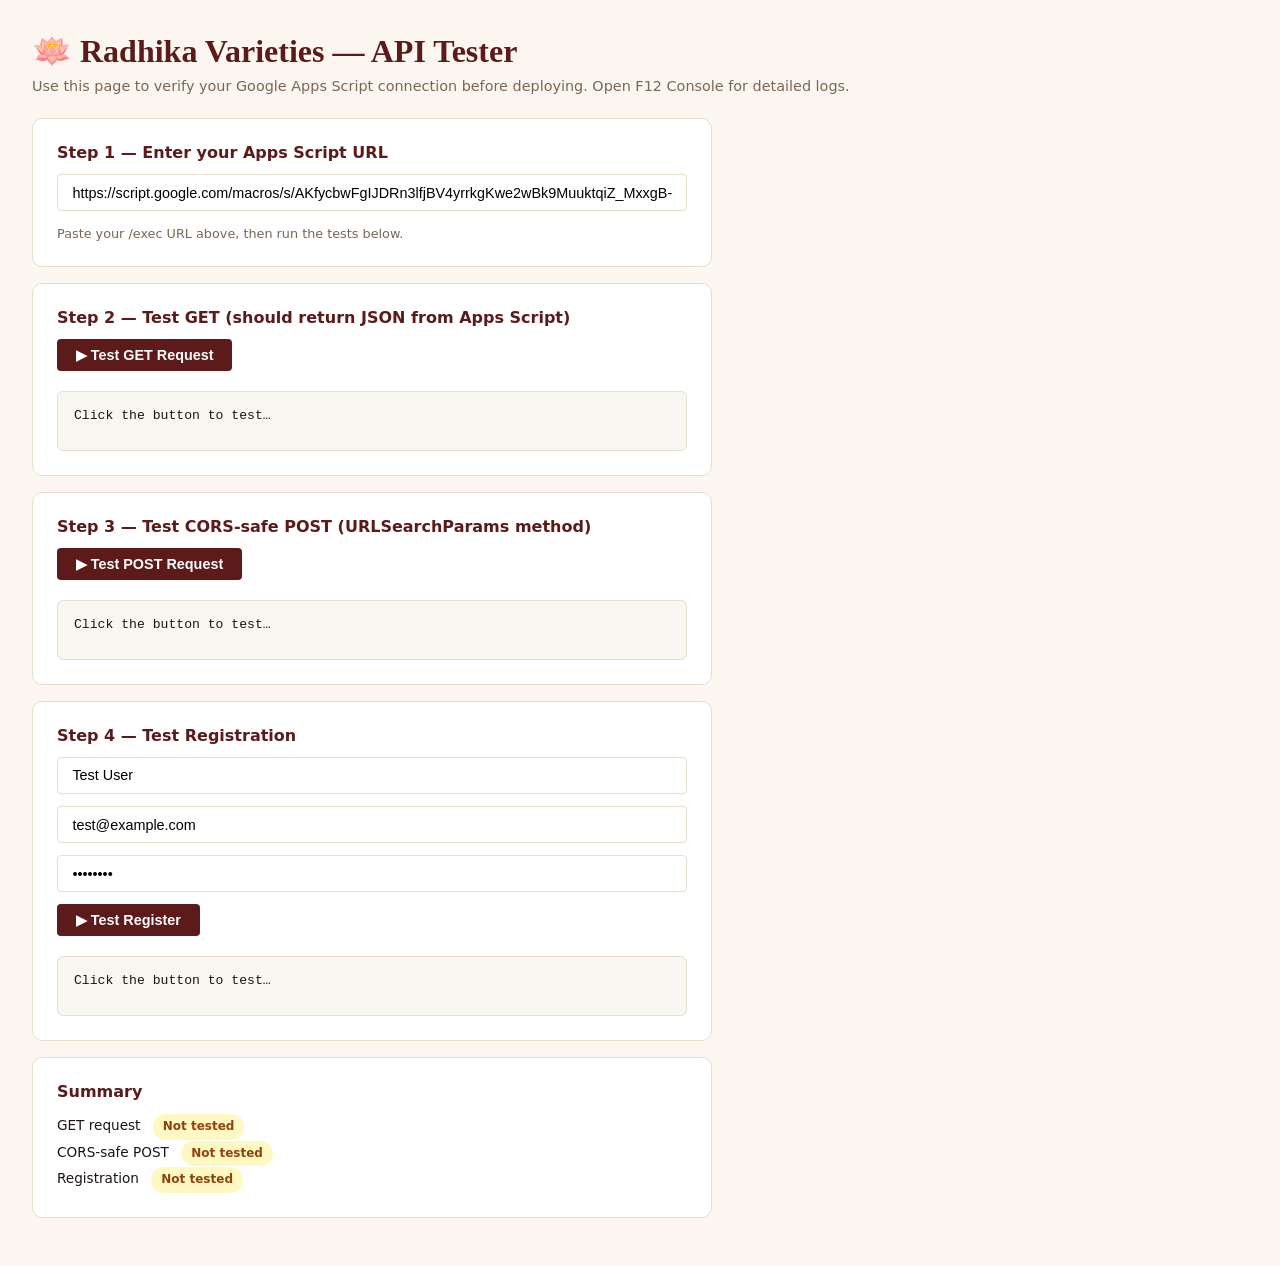
<file: api_test.html>
<!DOCTYPE html>
<html lang="en">
<head>
  <meta charset="UTF-8">
  <meta name="viewport" content="width=device-width, initial-scale=1.0">
  <title>API Connection Tester — Radhika Varieties</title>
  <style>
    :root{--c1:#5C1A1A;--g:#C8921A;--ok:#2D6A4F;--er:#C0392B;--br:#E8DECE;}
    *{box-sizing:border-box;margin:0;padding:0;}
    body{font-family:'DM Sans',system-ui,sans-serif;background:#FBF7F0;color:#1C1410;padding:2rem;}
    h1{font-family:Georgia,serif;color:var(--c1);margin-bottom:.5rem;}
    p{color:#7A6652;margin-bottom:1.5rem;font-size:.9rem;}
    .card{background:#fff;border:1.5px solid var(--br);border-radius:10px;padding:1.5rem;margin-bottom:1rem;max-width:680px;}
    .card h3{font-size:1rem;margin-bottom:.75rem;color:var(--c1);}
    input{width:100%;padding:.6rem .9rem;border:1.5px solid var(--br);border-radius:4px;font-size:.9rem;outline:none;margin-bottom:.75rem;}
    input:focus{border-color:var(--g);}
    button{padding:.55em 1.3em;background:var(--c1);color:#fff;border:none;border-radius:4px;cursor:pointer;font-size:.9rem;font-weight:600;margin-right:.5rem;margin-bottom:.5rem;}
    button.sec{background:#fff;color:var(--c1);border:2px solid var(--c1);}
    button:hover{opacity:.88;}
    .result{background:#f8f6f1;border:1px solid var(--br);border-radius:6px;padding:1rem;font-family:monospace;font-size:.82rem;white-space:pre-wrap;word-break:break-all;min-height:60px;margin-top:.75rem;max-height:200px;overflow-y:auto;}
    .ok{border-color:var(--ok);background:#f0faf4;color:var(--ok);}
    .er{border-color:var(--er);background:#fff0f0;color:var(--er);}
    .badge{display:inline-block;padding:2px 10px;border-radius:999px;font-size:.75rem;font-weight:700;margin-left:.5rem;}
    .bok{background:#dcfce7;color:var(--ok);}
    .ber{background:#fee2e2;color:var(--er);}
    .bwn{background:#fef9c3;color:#92400e;}
  </style>
</head>
<body>
  <h1>🪷 Radhika Varieties — API Tester</h1>
  <p>Use this page to verify your Google Apps Script connection before deploying. Open F12 Console for detailed logs.</p>

  <div class="card">
    <h3>Step 1 — Enter your Apps Script URL</h3>
    <input type="url" id="apiUrl" placeholder="https://script.google.com/macros/s/.../exec" value="https://script.google.com/macros/s/AKfycbwFgIJDRn3lfjBV4yrrkgKwe2wBk9MuuktqiZ_MxxgB-RU9_FHv6fXxARA1wl7_KlYr/exec">
    <small style="color:#7A6652;font-size:.8rem">Paste your /exec URL above, then run the tests below.</small>
  </div>

  <div class="card">
    <h3>Step 2 — Test GET (should return JSON from Apps Script)</h3>
    <button onclick="testGet()">▶ Test GET Request</button>
    <div class="result" id="getResult">Click the button to test…</div>
  </div>

  <div class="card">
    <h3>Step 3 — Test CORS-safe POST (URLSearchParams method)</h3>
    <button onclick="testPost()">▶ Test POST Request</button>
    <div class="result" id="postResult">Click the button to test…</div>
  </div>

  <div class="card">
    <h3>Step 4 — Test Registration</h3>
    <input type="text"  id="tname"  placeholder="Test Name" value="Test User">
    <input type="email" id="temail" placeholder="Test Email" value="test@example.com">
    <input type="password" id="tpass" placeholder="Password (min 8 chars)" value="test1234">
    <button onclick="testRegister()">▶ Test Register</button>
    <div class="result" id="regResult">Click the button to test…</div>
  </div>

  <div class="card">
    <h3>Summary</h3>
    <div id="summary" style="font-size:.85rem;line-height:1.8">Run all tests above to see results here.</div>
  </div>

<script>
  const getUrl = () => document.getElementById('apiUrl').value.trim();
  const results = {};

  function setResult(id, text, type) {
    const el = document.getElementById(id);
    el.textContent = text;
    el.className = 'result ' + (type||'');
    results[id] = type;
    updateSummary();
  }

  function updateSummary() {
    const s = document.getElementById('summary');
    const map = {
      getResult  : 'GET request',
      postResult : 'CORS-safe POST',
      regResult  : 'Registration',
    };
    s.innerHTML = Object.entries(map).map(([id,label]) => {
      const st = results[id];
      const badge = !st ? `<span class="badge bwn">Not tested</span>`
                  : st==='ok' ? `<span class="badge bok">✅ Passed</span>`
                  : `<span class="badge ber">❌ Failed</span>`;
      return `<div>${label} ${badge}</div>`;
    }).join('');
  }
  updateSummary();

  async function testGet() {
    setResult('getResult', 'Testing…', '');
    try {
      const url = getUrl() + '?action=getSettings';
      console.log('[GET]', url);
      const r   = await fetch(url, { redirect: 'follow' });
      const txt = await r.text();
      console.log('[GET response]', txt);
      try {
        const json = JSON.parse(txt);
        setResult('getResult', '✅ Success!\n\n' + JSON.stringify(json, null, 2), 'ok');
      } catch {
        setResult('getResult', '⚠️ Got a response but it\'s not JSON:\n\n' + txt, 'er');
      }
    } catch (err) {
      console.error('[GET error]', err);
      setResult('getResult', '❌ Failed: ' + err.message + '\n\nThis means the Apps Script URL is unreachable or your network is blocking it.', 'er');
    }
  }

  async function testPost() {
    setResult('postResult', 'Testing…', '');
    try {
      const url  = getUrl();
      const form = new URLSearchParams();
      form.append('payload', JSON.stringify({ action: 'newsletter', email: 'cors-test@example.com' }));
      console.log('[POST] Sending URLSearchParams to', url);
      const r   = await fetch(url, { method: 'POST', redirect: 'follow', body: form });
      const txt = await r.text();
      console.log('[POST response]', txt);
      try {
        const json = JSON.parse(txt);
        setResult('postResult', '✅ CORS-safe POST works!\n\n' + JSON.stringify(json, null, 2), 'ok');
      } catch {
        setResult('postResult', '⚠️ Response received but not JSON:\n\n' + txt, 'er');
      }
    } catch (err) {
      console.error('[POST error]', err);
      setResult('postResult', '❌ Failed: ' + err.message + '\n\nCORS might still be blocking. Check F12 → Console for details.', 'er');
    }
  }

  async function testRegister() {
    setResult('regResult', 'Testing…', '');
    const name  = document.getElementById('tname').value.trim();
    const email = document.getElementById('temail').value.trim();
    const pass  = document.getElementById('tpass').value;
    if (!name||!email||!pass) { setResult('regResult', '❌ Fill in all fields first.', 'er'); return; }
    try {
      const url  = getUrl();
      const form = new URLSearchParams();
      form.append('payload', JSON.stringify({ action: 'register', name, email, password: pass }));
      console.log('[REGISTER] Sending to', url);
      const r   = await fetch(url, { method: 'POST', redirect: 'follow', body: form });
      const txt = await r.text();
      console.log('[REGISTER response]', txt);
      try {
        const json = JSON.parse(txt);
        if (json.success) {
          setResult('regResult', '✅ Registration worked!\n\nToken: ' + json.token + '\n\n' + JSON.stringify(json, null, 2), 'ok');
        } else {
          setResult('regResult', '⚠️ Apps Script responded but registration failed:\n\n' + JSON.stringify(json, null, 2), 'er');
        }
      } catch {
        setResult('regResult', '⚠️ Got a response but it\'s not JSON:\n\n' + txt, 'er');
      }
    } catch (err) {
      console.error('[REGISTER error]', err);
      setResult('regResult', '❌ Failed: ' + err.message, 'er');
    }
  }
</script>
</body>
</html>
</file>
